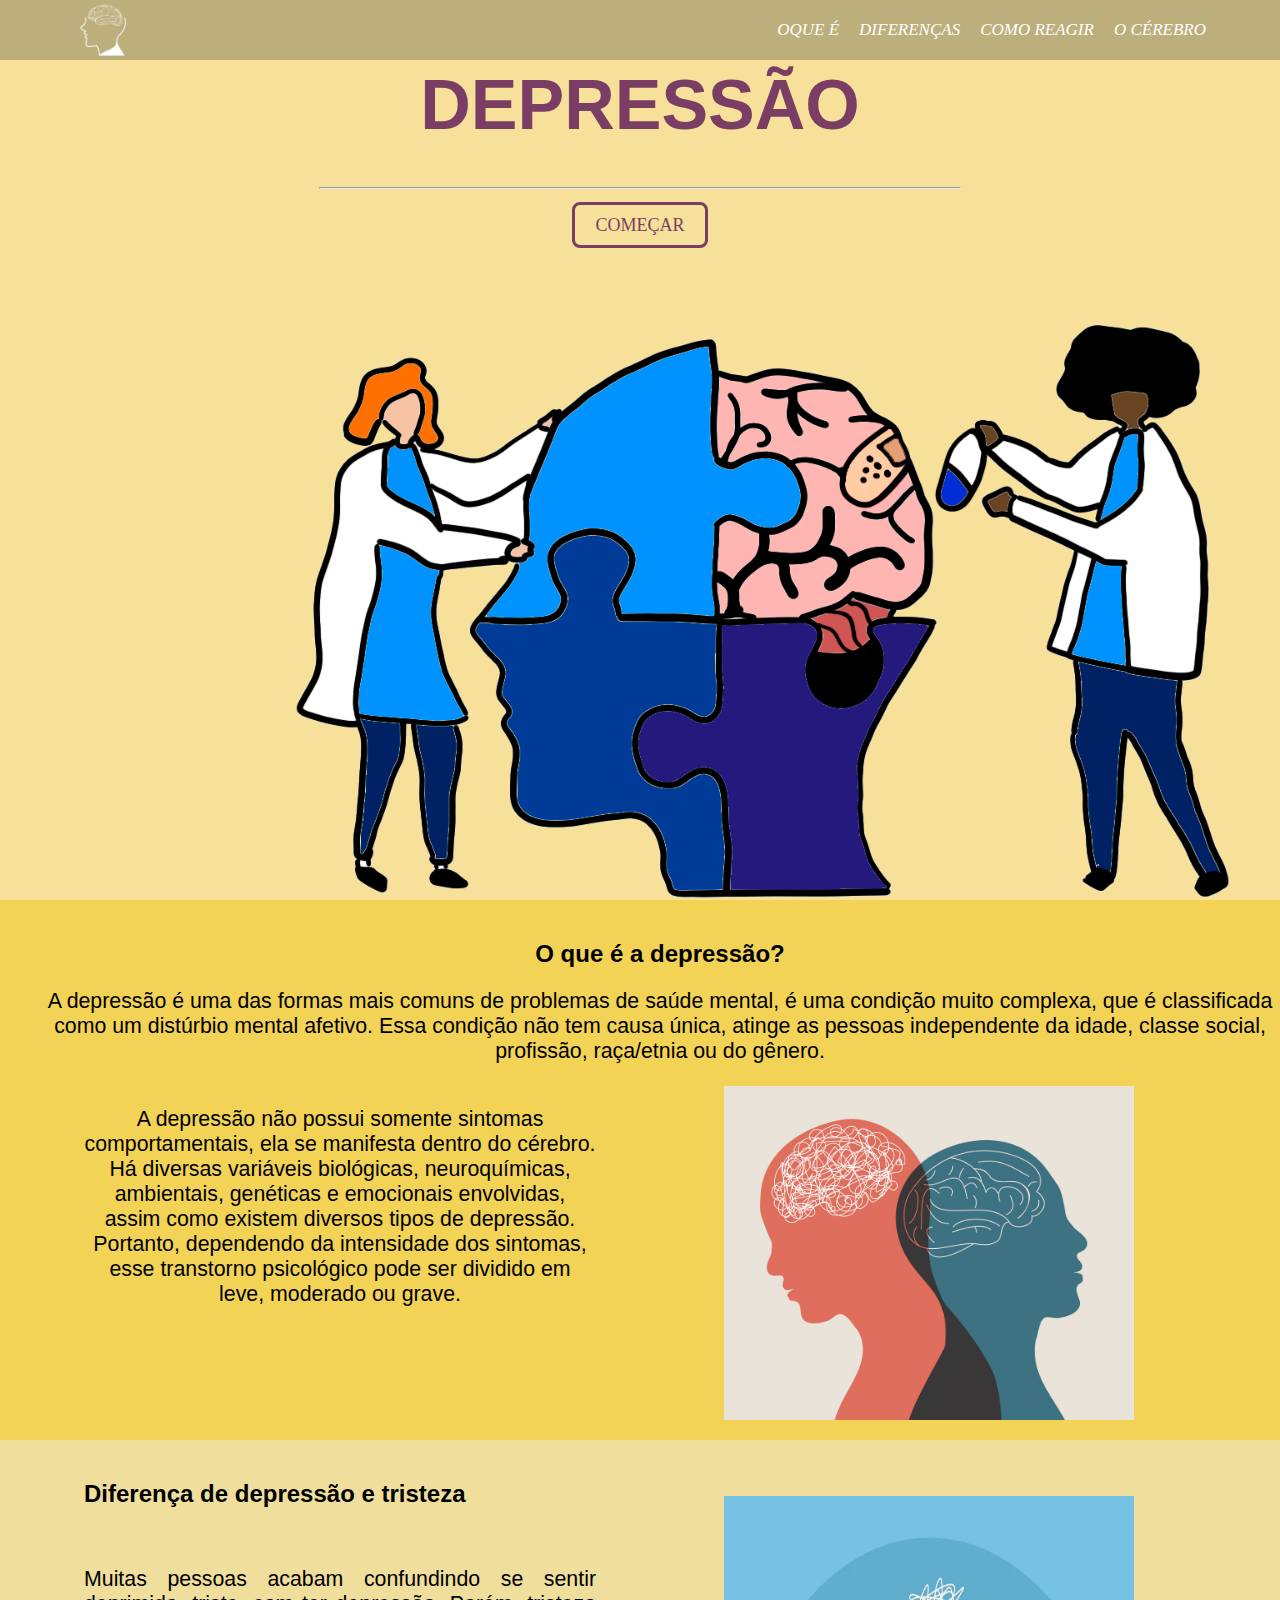
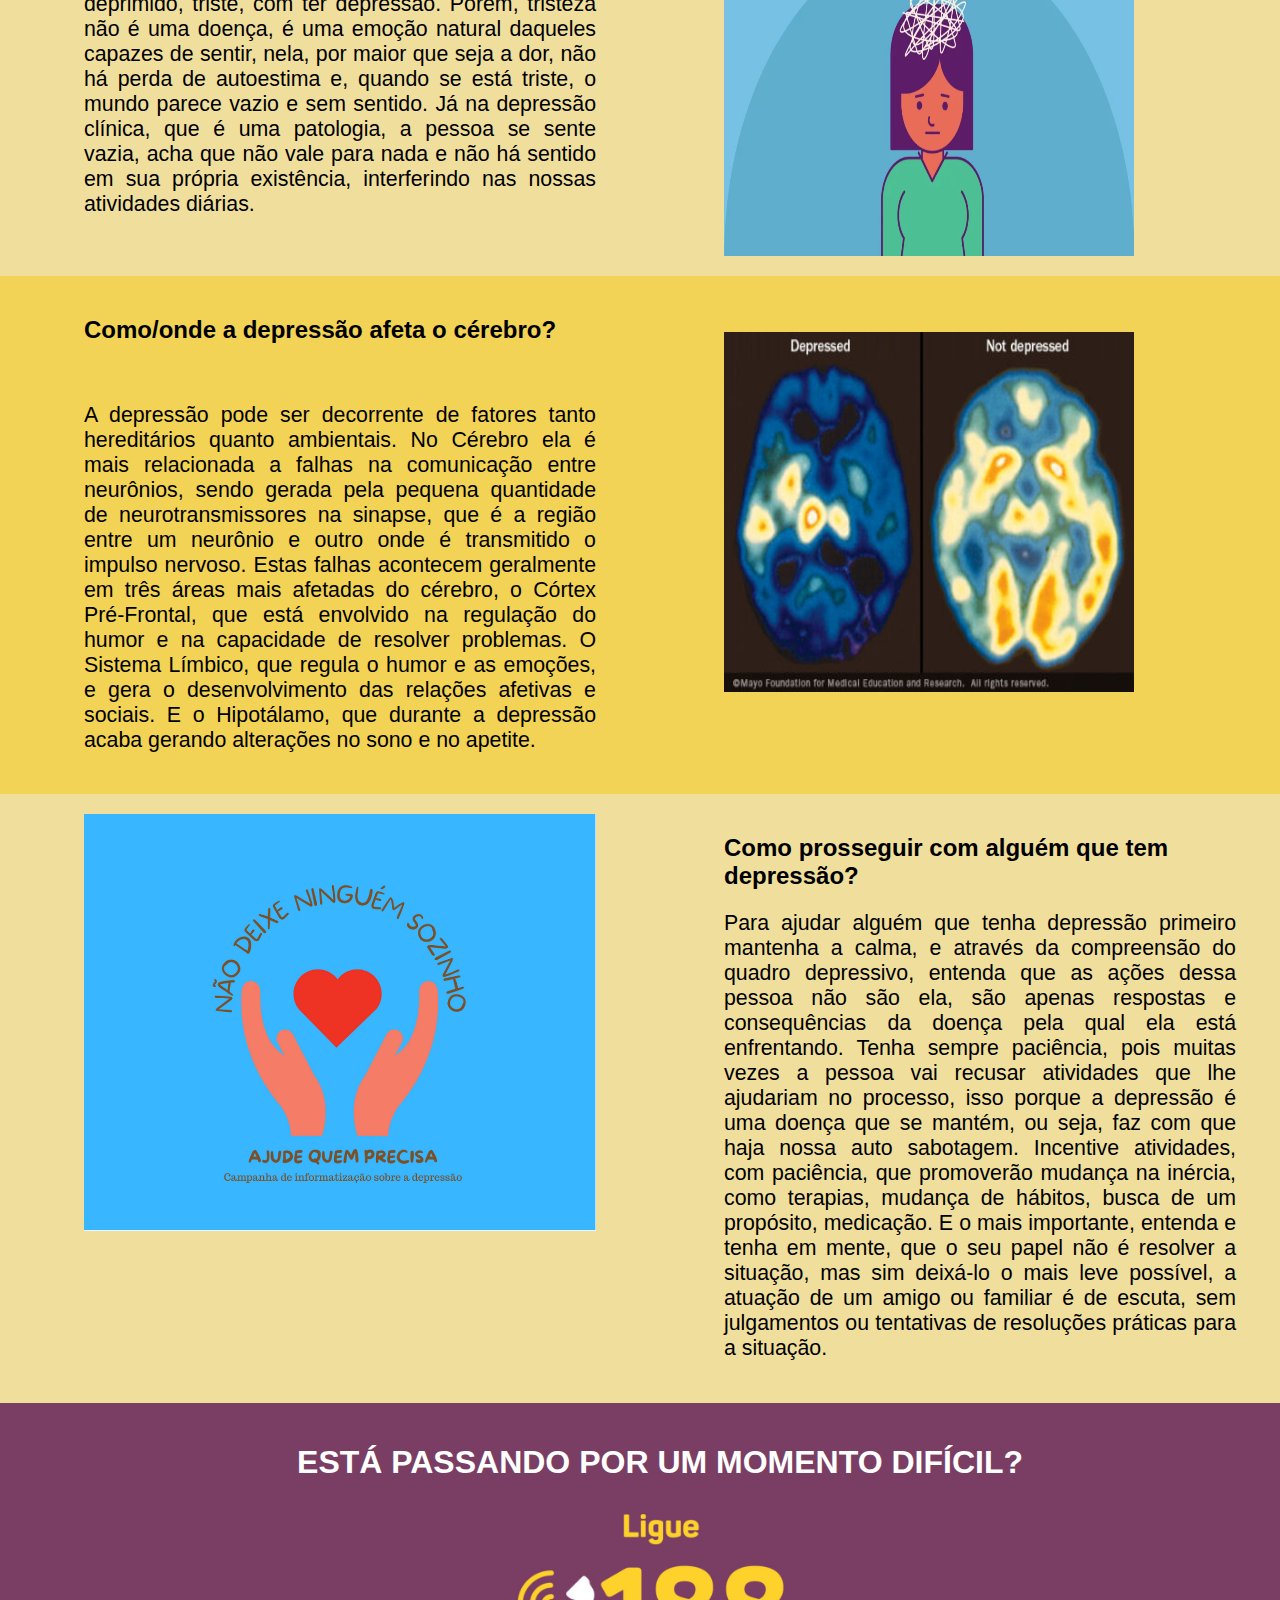
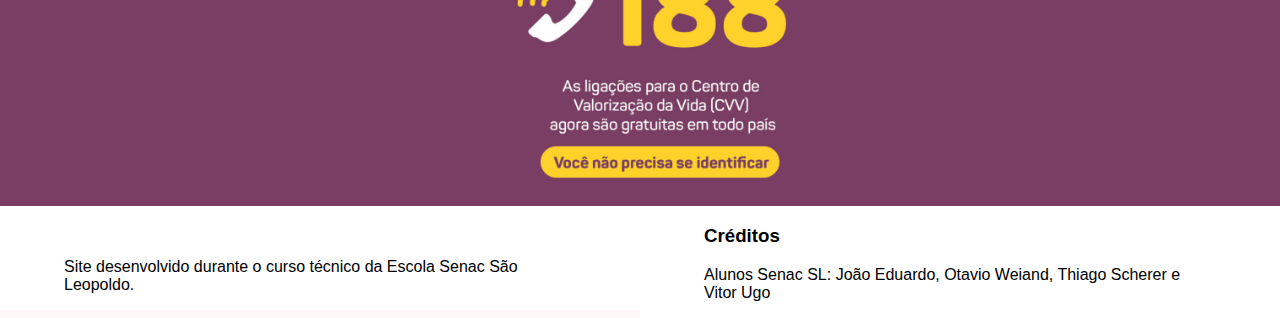
<file: index.html>
<html>


<head>
    <title>DEPRESSÃO</title>
    <link rel="stylesheet" href="style novo (1).css">
    <meta name="viewport" content="width:device-width, initial-scale=1.0">
    <script src="https://ajax.googleapis.com/ajax/libs/jquery/3.3.1/jquery.min.js"></script>
</head>
<body>
    <header>
        <div id="logodiv">
            <a href="#background">
            <img id="logo" src="unknown.png" alt="IA"/>
        </a>
        </div>
        <ul id="menu">
            <li><a href="#oquee" id="i1"> <font color= white>OQUE É</font></a></li>
            <li><a href="#diferença" id="i2"><font color= white>DIFERENÇAS</font></a></li>
            <li><a href="#como" id="i3"><font color= white>COMO REAGIR</font></a></li>
            <li><a href="#comopros" id="i4"><font color= white>O CÉREBRO</font></a></li>
        </ul>
    </header>
    <!--- Imagem de fundo com o logo --->
    <div id="background">
        <h1 id="titulo" id="tituloprincipal">DEPRESSÃO</h1>
        <hr width="50%">
        <br>
        <a id="acao" href="#oquee" target="_blanck" > COMEÇAR </a>
    </div>

    <!-- Introdução -->
  
   
    <section id="oquee" class="destaque">

        <div class="centralizado">
            <h2 class="centralizado"> O que é a depressão? </h2>
            <p class="justificado centralizado"> A depressão é uma das formas mais comuns de problemas de saúde mental, é uma condição muito complexa, que é classificada como um distúrbio mental afetivo. Essa condição não tem causa única, atinge as pessoas independente da idade, classe social, profissão, raça/etnia ou do gênero. </p>
        </div>     
        <div class="coluna dois">       
            <p class="justificado centralizado"> A depressão não possui somente sintomas comportamentais, ela se manifesta dentro do cérebro. Há diversas variáveis biológicas, neuroquímicas, ambientais, genéticas e emocionais envolvidas, assim como existem diversos tipos de depressão. Portanto, dependendo da intensidade dos sintomas, esse transtorno psicológico pode ser dividido em leve, moderado ou grave.</p>
        </div>

        <div class="coluna dois">
            <img width="80%" src="MicrosoftTeams-image.png" alt="">
        </div>
    </section>

 <!-- Origem -->

 <section id="diferença" class="destaque2" >
    <div class="coluna dois destaque2">
        <h2>Diferença de depressão e tristeza</h2>
        <br>
        <p class="justificado">
            Muitas pessoas acabam confundindo se sentir deprimido, triste, com ter depressão. Porém, tristeza não é uma doença, é uma emoção natural daqueles capazes de sentir, nela, por maior que seja a dor, não há perda de autoestima e, quando se está triste, o mundo parece vazio e sem sentido. Já na depressão clínica, que é uma patologia, a pessoa se sente vazia, acha que não vale para nada e não há sentido em sua própria existência, interferindo nas nossas atividades diárias.
            </p>
    </div>
    <div class="coluna dois destaque2">
        <br>
        <br>
        <img height= "40%" width="80%" src="MicrosoftTeams-image (1).png" alt="Uma mulher com notebook" />
    </div>
</section>

 
<section id="como" class="destaque" >
    <div class="coluna dois destaque">
        <h2>Como/onde a depressão afeta o cérebro?</h2>
        <br>
        <p class="justificado">
            A depressão pode ser decorrente de fatores tanto hereditários quanto ambientais. No Cérebro ela é mais relacionada a falhas na comunicação entre neurônios, sendo gerada pela pequena quantidade de neurotransmissores na sinapse, que é a região entre um neurônio e outro onde é transmitido o impulso nervoso. Estas falhas acontecem geralmente em três áreas mais afetadas do cérebro, o Córtex Pré-Frontal, que está envolvido na regulação do humor e na capacidade de resolver problemas. O Sistema Límbico, que regula o humor e as emoções, e gera o desenvolvimento das relações afetivas e sociais. E o Hipotálamo, que durante a depressão acaba gerando alterações no sono e no apetite. 
            </p>
    </div>
    <div class="coluna dois destaque">
        <br>
        <br>
        <img height= "40%" width="80%" src="MicrosoftTeams-image (2).png" alt="Uma mulher com notebook" />
    </div>
</section>

     

<!-- Iniciandoos slides sobre os gráficos -->
<section id="comopros" class=" destaque2">
    <div class="coluna dois destaque2">
        <img width="100%" src="MicrosoftTeams-image (3).png" alt="Uma mulher com notebook" />
    </div>
    <div class="coluna dois destaque2">
        <h2>Como prosseguir com alguém que tem depressão? </h2>
    <p class="justificado">Para ajudar alguém que tenha depressão primeiro mantenha a calma, e através da compreensão do quadro depressivo, entenda que as ações dessa pessoa não são ela, são apenas respostas e consequências da doença pela qual ela está enfrentando. Tenha sempre paciência, pois muitas vezes a pessoa vai recusar atividades que lhe ajudariam no processo, isso porque a depressão é uma doença que se mantém, ou seja, faz com que haja nossa auto sabotagem. Incentive atividades, com paciência, que promoverão mudança na inércia, como terapias, mudança de hábitos, busca de um propósito, medicação. E o mais importante, entenda e tenha em mente, que o seu papel não é resolver a situação, mas sim deixá-lo o mais leve possível, a atuação de um amigo ou familiar é de escuta, sem julgamentos ou tentativas de resoluções práticas para a situação. 
    </p>
    </div>
    
</section>

<section id="projeto" class="destaque3" >
    <div class="centralizado">
        <h1 class="centralizado" id="titulodificil"> ESTÁ PASSANDO POR UM MOMENTO DIFÍCIL? </h1>
        <img width="30%" src="MicrosoftTeams-image (4).png" alt="Uma mulher com notebook" class="justificado centralizado" />
    </div>     
</section>


<footer>
    <div class="coluna dois branco">
        <br><br>
        <p>Site desenvolvido durante o curso técnico da Escola Senac São Leopoldo.</p>
    </div>
    <div class="coluna dois branco">
        <h3>Créditos</h3>
        <p>Alunos Senac SL: João Eduardo, Otavio Weiand, Thiago Scherer e Vitor Ugo</p>
    </div>
</footer>

</body>
</html>
</file>
<file: style novo (1).css>
html, body {
    margin: 0;
    padding: 0;
    background-color: #fff8f8;
}

html, body {
    display:inline-block;
    overflow-x: hidden
    }

header {
    background-color: #bdaf7b;
    color: rgb(255, 255, 255);
    height: 60px;
    width: 100%;
    position: fixed;
    z-index: 10;
    font-family: fantasy;
    font-size: 17;
   font-style: italic;
   
   
}

#logo {
    width: 80px;
    height: 60px;
    position: absolute;
    top: 0px;
    margin-left: 5%;
    cursor: pointer;
}

#menu {
    float: right;
    margin-right: 5%;
    list-style-type: none;
    margin-top: 0px;
    cursor: pointer;
}

#i1{
    text-decoration: none
}

#i2{
    text-decoration: none
}

#i3{
    text-decoration: none
}
#i4{
    text-decoration: none
}

 li {
    float: left;
    padding: 20 10 20 10;
}
 li:hover {
    background-color: #ffe063;
}

#background {
    background: url(BANNER.png);
    height: 100%;
    width: 100%;
    text-align: center;
    background-size: cover;
}

#tituloprincipal{
    color: black;
}

#titulo {
    color: #7a3e64 ;
    padding-top: 5.5%;
    font-size: 70px ;
    line-height: 1;
    text-shadow: rgb(190, 186, 166);
    font-family: 'Franklin Gothic Medium', 'Arial Narrow', Arial, sans-serif
}

#subtitulo {
    color: rgb(0, 0, 0);
    padding-top: 0%;
    padding-left: 21%;
    padding-right: 20%;
    font-size: 25px;
     text-align: center; 
     width: 59%;
     font-family: 'Franklin Gothic Medium', 'Arial Narrow', Arial, sans-serif
}


#acao {
    color: #7a3e64 ;
    border: 3px #7a3e64  solid;
    padding: 10px 20px 10px 20px;
    border-radius: 8px;
    font-size: 18px;
    text-decoration: initial;
    font-family: 'Franklin Gothic Medium', 'Arial Narrow', Arial, sans-serif
    padding-top: 8.5%;
}


#selecao {
    background-color:#494949; 
    text-align: center;
    font-family: 'Franklin Gothic Medium', 'Arial Narrow', Arial, sans-serif;
}

#caixa {
    width: 60%;
    height: 50%;
    border: 3px solid #494949;
    text-align: center;
    line-height: 89.5px;
    text-transform: uppercase;
    font-size: 60px;
    letter-spacing: 60px;
    text-decoration: none;
    align-self: hover;
    font-family: 'Franklin Gothic Medium', 'Arial Narrow', Arial, sans-serif
}

.icone {
    width: 400px;
    }

 section {
     padding: 20px;
     float: left;
 }   


.destaque { 
    background-color: #f2d355;
    width: 100%;
}

.destaque2 { 
    background-color: #f0df9c;
    width: 100%;
    font-family: 'Franklin Gothic Medium', 'Arial Narrow', Arial, sans-serif;
}

.destaque3 { 
    background-color: #7a3e64    ;
    width: 100%;
    font-family: 'Franklin Gothic Medium', 'Arial Narrow', Arial, sans-serif;
}

.imgeco {
    width: 85%;
    height: 30%;
    cursor: pointer;
    border-radius: 10px;
}


.coluna {   
    float: left;
    padding: 0 5%;
    position: relative;
}

.dois {
   width: 40%;
   font-family: 'Franklin Gothic Medium', 'Arial Narrow', Arial, sans-serif;
   
}

.quatro {
    width: 15%;
   
}

.tres {
    width: 20%;
    padding:0 2%;
   

}

.justificado {
    text-align: justify;
    font-size: 16pt;
    font-family: 'Franklin Gothic Medium', 'Arial Narrow', Arial, sans-serif
}

.centralizado {
    text-align: center;
    font-family: 'Franklin Gothic Medium', 'Arial Narrow', Arial, sans-serif
    
}
.centralizado2 {
    text-align: center;
    font-family: 'Franklin Gothic Medium', 'Arial Narrow', Arial, sans-serif;
    font-size: 16pt;

}

.imgslide {
    display: inline;
    width: 85%;
    height: 60%;
    left: 30%;
    margin: 0;
    padding: 0;
}

.branco {
    background-color: white;
}

#titulodificil{
    color: white;
}

#rodape12{
    background-color: #ffffff;
}
</file>
